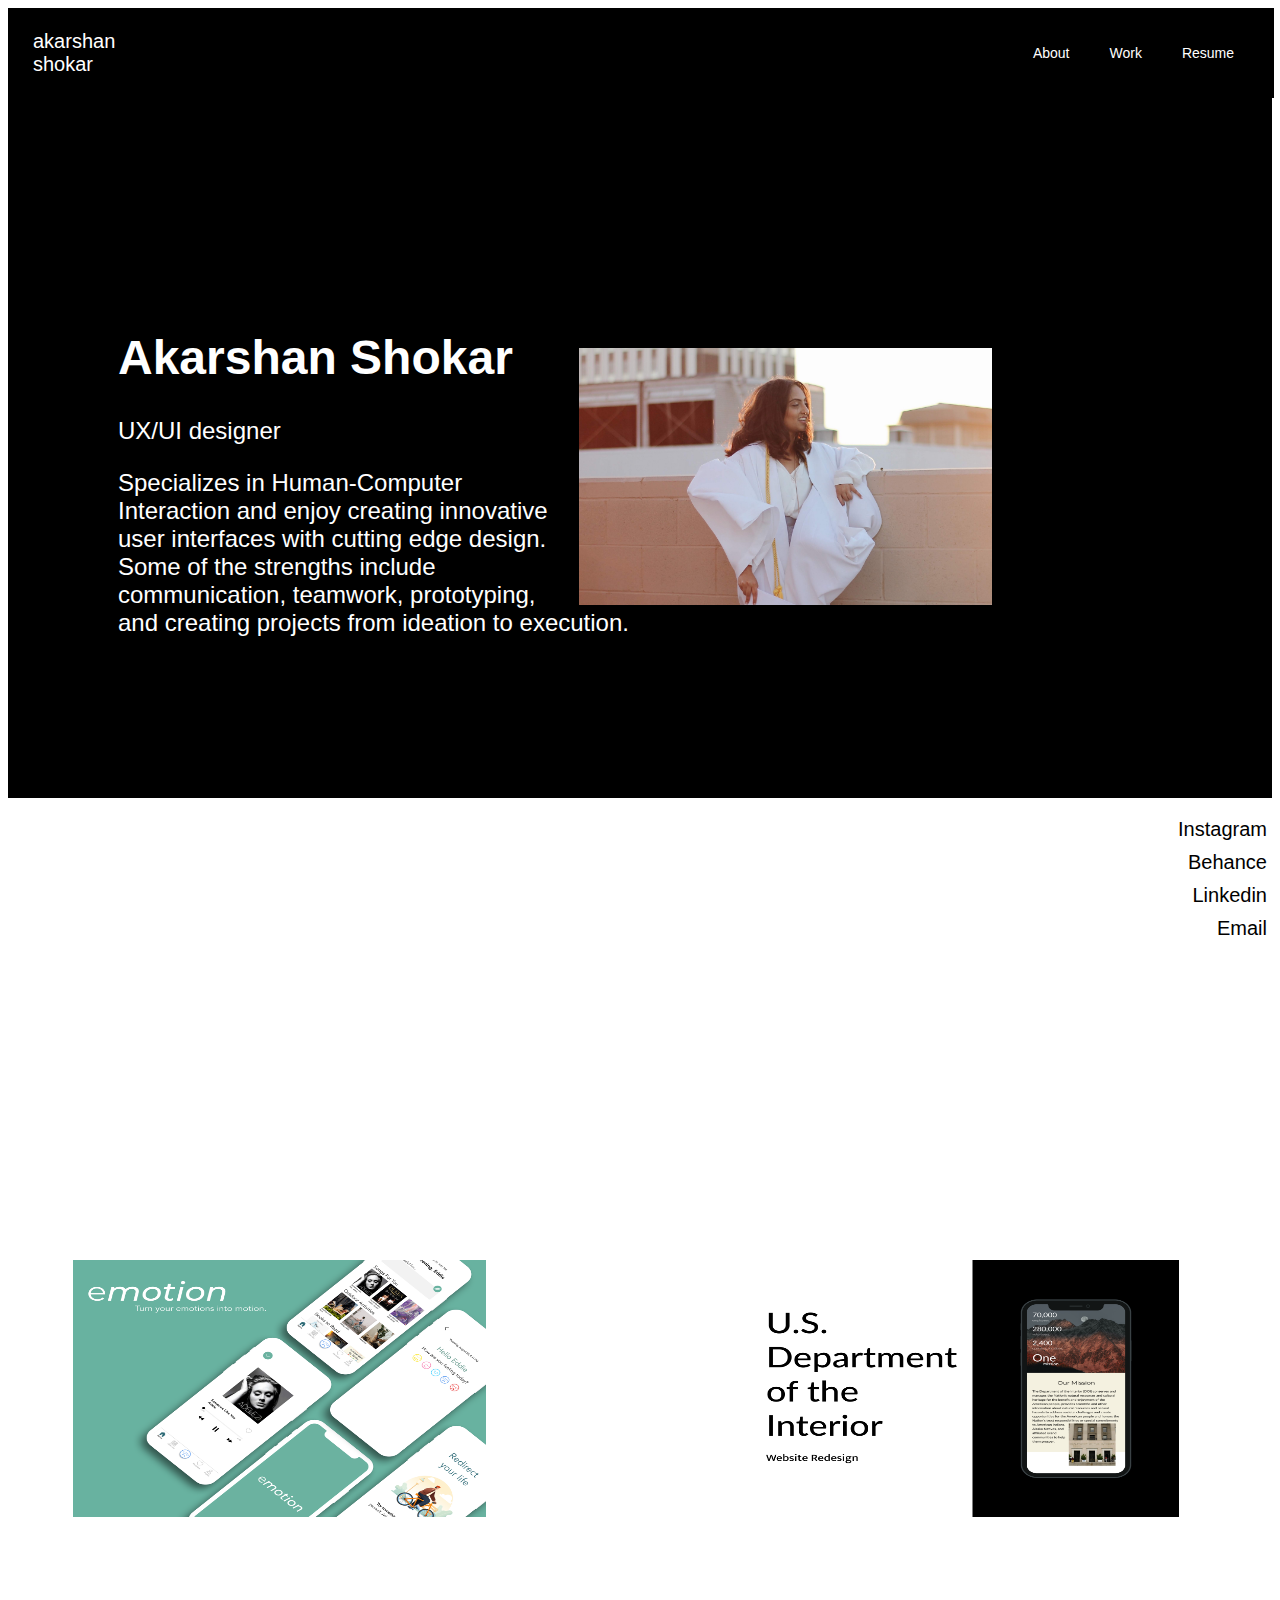
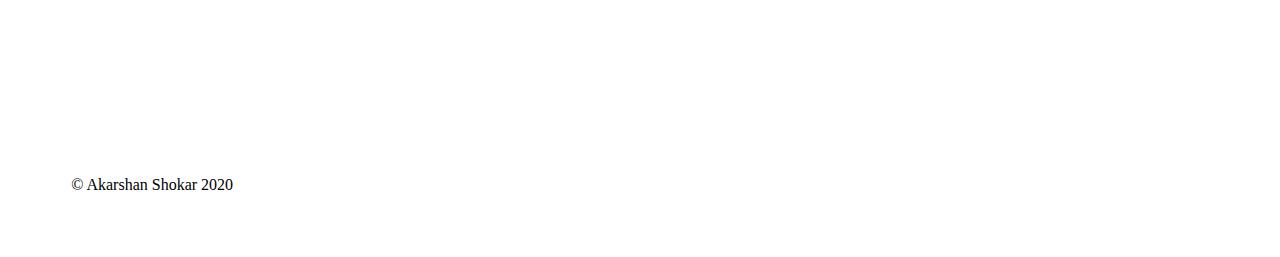
<file: index.html>
<!DOCTYPE html>
<html>
    <head>
        <title>Akarshan Shokar</title>
        <link href="css/style.css" rel="stylesheet" type="text/css">
    </head>
    <body>

        <!-- Nav -->
       <div class="nav">
           <div class="left"> 
               <a href="#">akarshan shokar</a>
            </div>
           <div class="right">
                <a href="#">About</a>
                <a href="#">Work</a>
                <a href="#">Resume</a>
           </div>
       </div>
  
        
        <!--MAIN CONTENT-->
        <section class="main">
            <div class= "hero">
                <img class="textwrap" src= "images/F8F740CB-D5F7-4698-9892-8249E106FDC0-7D0E8F2E-7D6F-4410-94D7-98B7CE7CA2A6.JPG">
                <div class="text">
                    <h1>Akarshan Shokar</h1>
                    <p>UX/UI designer </p>
                    <p>Specializes in Human-Computer Interaction and enjoy creating innovative user interfaces with cutting edge design. Some of the strengths include communication, teamwork, prototyping, and creating projects from ideation to execution.</p>
                </div>    
            </div>
            <!--bottom section-->
            <div class="bottom">
                <div class ="links"> 
                    <a href="#">Instagram</a>
                    <a href="#">Behance</a>
                    <a href="#">Linkedin</a>
                    <a href="#">Email</a>
                </div>
                <div class ="projects">
                    <a href="#"><img src="images/Frame 24.png" ></a>  
                    <a href="#"><img src="images/Frame 9.png" ></a>   
                </div>                         
            </div>
        </section>


        <!--FOOTER-->
        <footer>
            <p>© Akarshan Shokar 2020</p>
        </footer>
    </body>
</html>
</file>
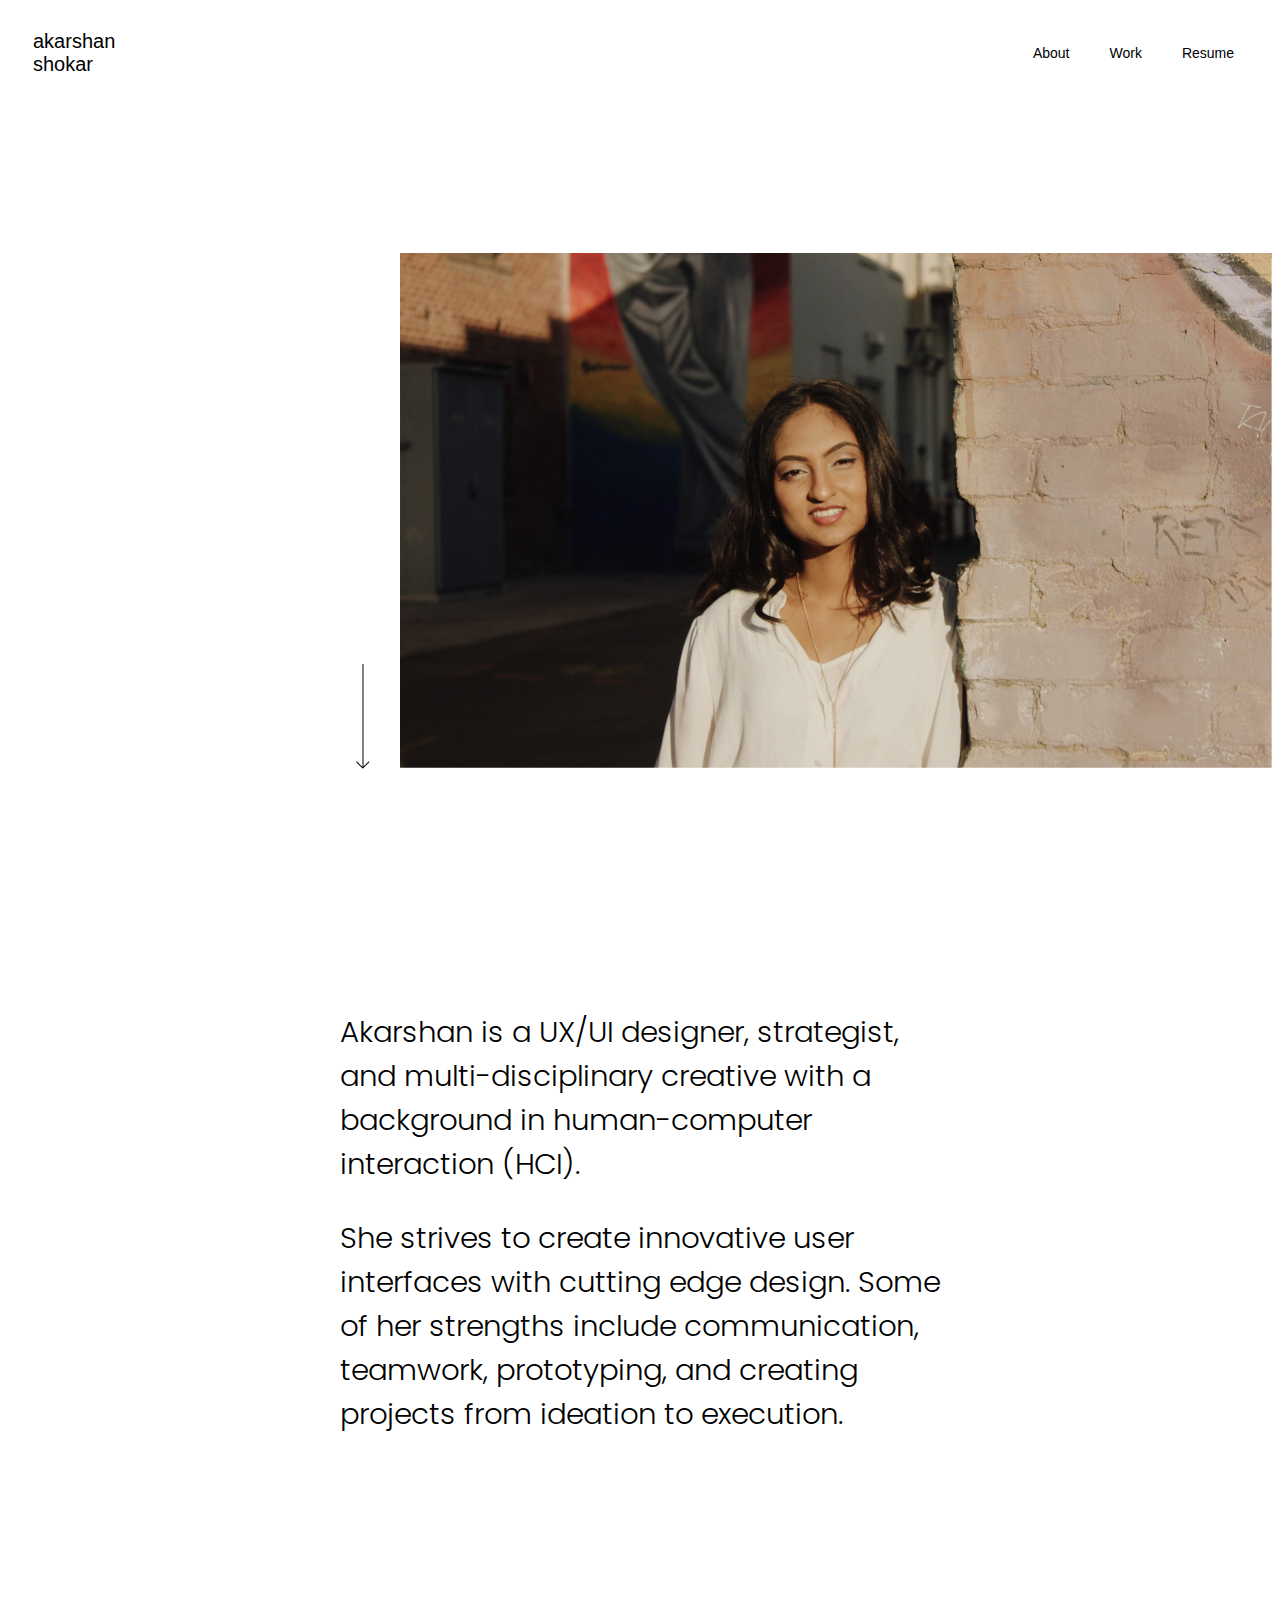
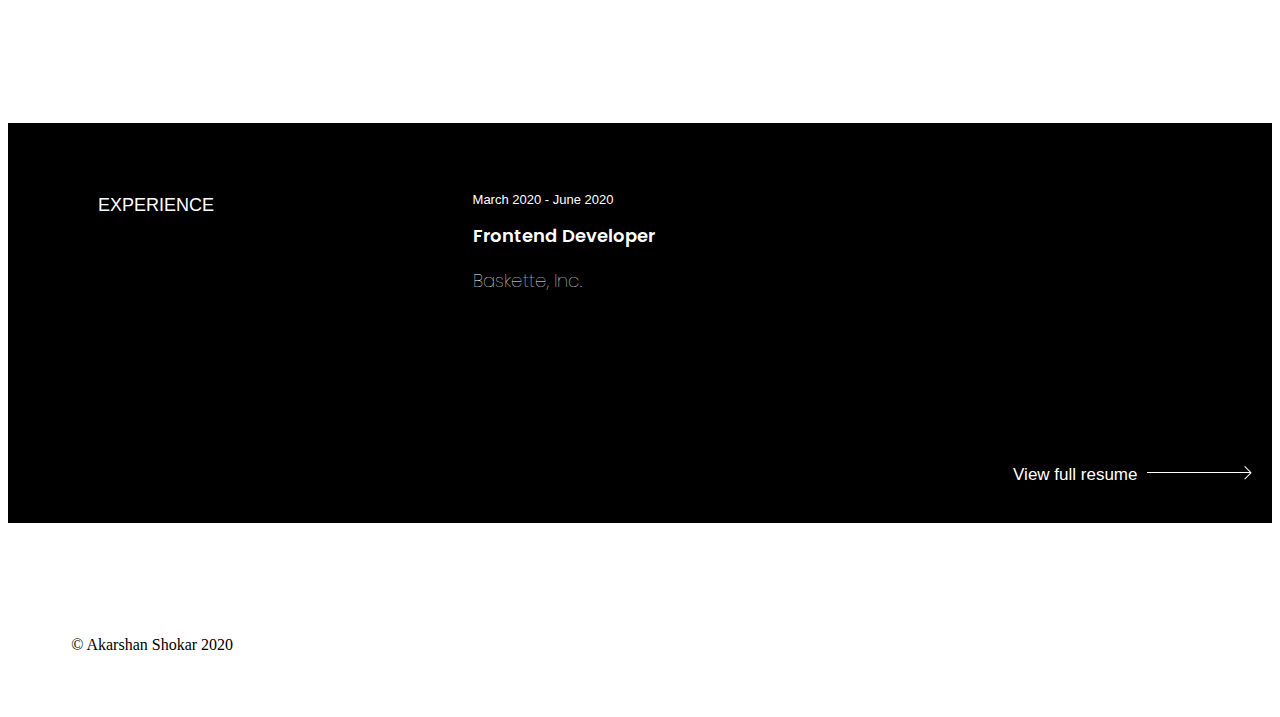
<file: about.html>
<!DOCTYPE html>
<html>
    <head>  
        <title>Akarshan Shokar</title>
        <link href="https://fonts.googleapis.com/css?family=Poppins:100,200,300,400,500,600,700,800,900&display=swap" rel="stylesheet">
        <link href="css/about.css" rel="stylesheet" type="text/css">
    </head>
        <body>

            <!-- Nav -->
            <div class="nav">
                <div class="left"> 
                    <a href="#">akarshan shokar</a>
                </div>
                <div class="right">
                    <a href="#">About</a>
                    <a href="#">Work</a>
                    <a href="#">Resume</a>
                </div>
            </div>


            <!--MAIN CONTENT-->
            <section class = "about">

                <!--top section-->
                <div class= "top">
                    <div class="rightTop"></div>
                        <div class ="arrow">
                            <img src="images/black arrow down.png">
                        </div>
                        <div class ="pic">
                            <img class = "img" src="images/about_pic.png">
                        </div>
                    </div>
                </div>

                <!--middle section-->
                <div class ="middle">
                    <div class="text">
                        <div class ="abouttext">
                            <p>Akarshan is a UX/UI designer, strategist, and multi-disciplinary creative with a background in human-computer interaction (HCI).</p>
                            <p>She strives to create innovative user interfaces with cutting edge design.  Some of her strengths include communication, teamwork, prototyping, and creating projects from ideation to execution. </p>
                        </div>
                    </div>
                </div>

            
                <!--bottom section-->
                <div class ="bottom">
                    <div class ="experience">
                        <div class="title">
                            <h1 id="experience">EXPERIENCE</h1>
                        </div>
                        <div class ="work">
                            <h1 id="date">March 2020 - June 2020</h1>
                            <h2 id="jobtitle">Frontend Developer</h2>
                            <h3 id="company">Baskette, Inc.</h3>
                        </div>
                        <div class ="viewResume">
                            <p id="viewFullResume">View full resume</p>
                            <div class="rightArrow">
                                <img src="images/white arrow right.png">
                            </div>
                        </div>
                    </div>
                </div>
            </section>

            <!--FOOTER-->
            <footer>
                <p>© Akarshan Shokar 2020</p>
            </footer>
        </body>
</html>
</file>
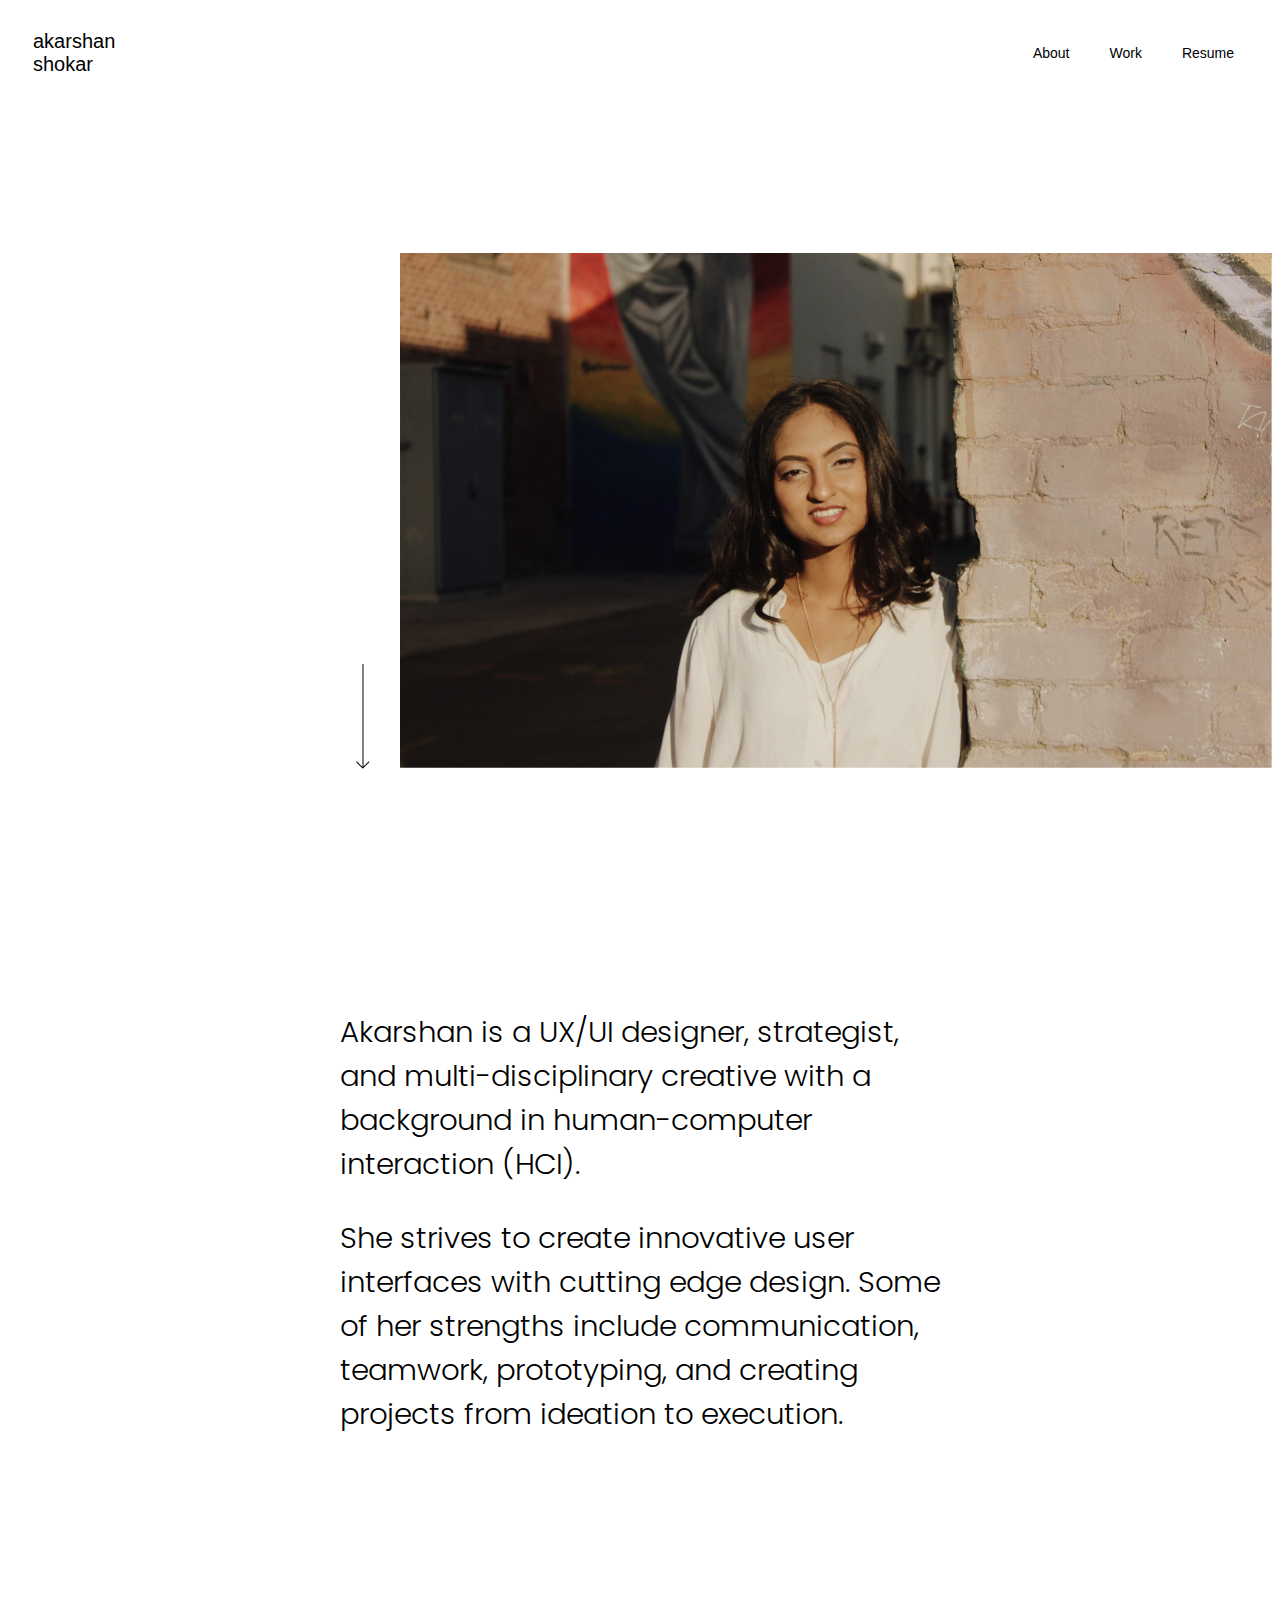
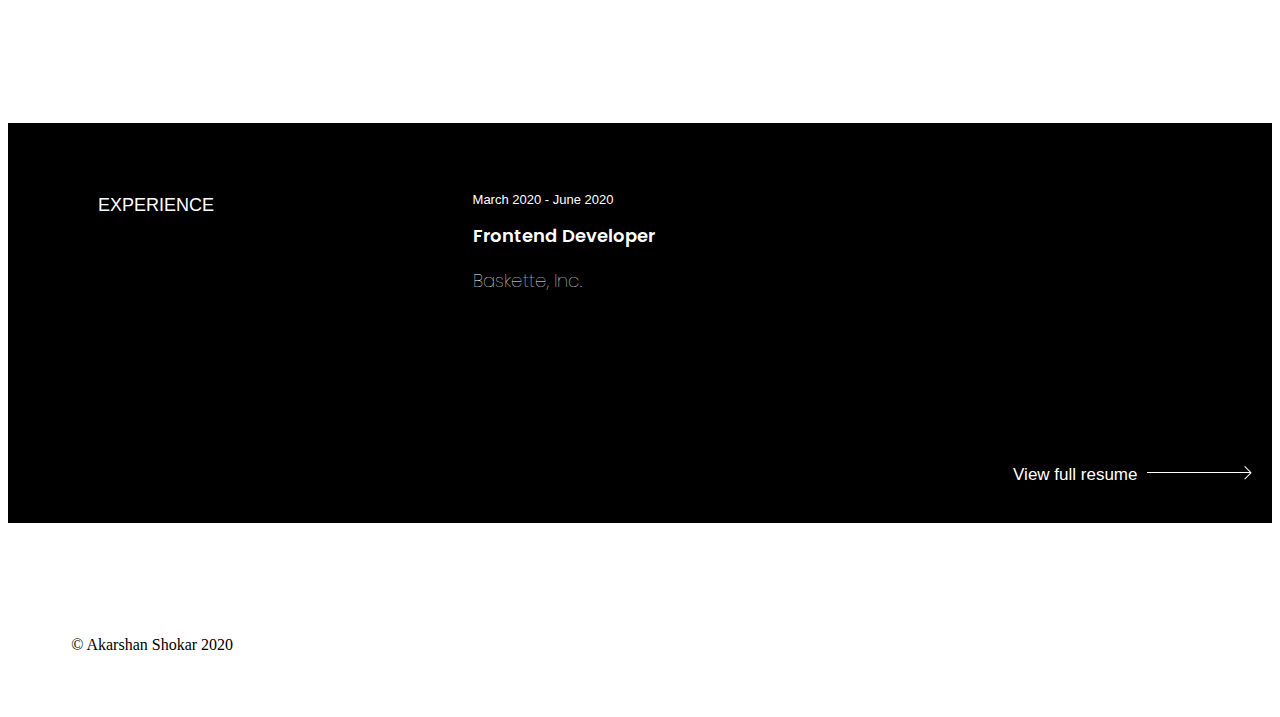
<file: sabout.html>
<!DOCTYPE html>
<html>
    <head>  
        <title>Akarshan Shokar</title>
        <link href="https://fonts.googleapis.com/css?family=Poppins:100,200,300,400,500,600,700,800,900&display=swap" rel="stylesheet">
        <link href="css/about.css" rel="stylesheet" type="text/css">
    </head>
        <body>

            <!-- Nav -->
            <div class="nav">
                <div class="left"> 
                    <a href="#">akarshan shokar</a>
                </div>
                <div class="right">
                    <a href="#">About</a>
                    <a href="#">Work</a>
                    <a href="#">Resume</a>
                </div>
            </div>


            <!--MAIN CONTENT-->
            <section class = "about">

                <!--top section-->
                <div class= "top">
                    <div class="rightTop"></div>
                        <div class ="arrow">
                            <img src="images/black arrow down.png">
                        </div>
                        <div class ="pic">
                            <img class = "img" src="images/about_pic.png">
                        </div>
                    </div>
                </div>

                <!--middle section-->
                <div class ="middle">
                    <div class="text">
                        <div class ="abouttext">
                            <p>Akarshan is a UX/UI designer, strategist, and multi-disciplinary creative with a background in human-computer interaction (HCI).</p>
                            <p>She strives to create innovative user interfaces with cutting edge design.  Some of her strengths include communication, teamwork, prototyping, and creating projects from ideation to execution. </p>
                        </div>
                    </div>
                </div>

            
                <!--bottom section-->
                <div class ="bottom">
                    <div class ="experience">
                        <div class="title">
                            <h1 id="experience">EXPERIENCE</h1>
                        </div>
                        <div class ="work">
                            <h1 id="date">March 2020 - June 2020</h1>
                            <h2 id="jobtitle">Frontend Developer</h2>
                            <h3 id="company">Baskette, Inc.</h3>
                        </div>
                        <div class ="viewResume">
                            <p id="viewFullResume">View full resume</p>
                            <div class="rightArrow">
                                <img src="images/white arrow right.png">
                            </div>
                        </div>
                    </div>
                </div>
            </section>

            <!--FOOTER-->
            <footer>
                <p>© Akarshan Shokar 2020</p>
            </footer>
        </body>
</html>
</file>
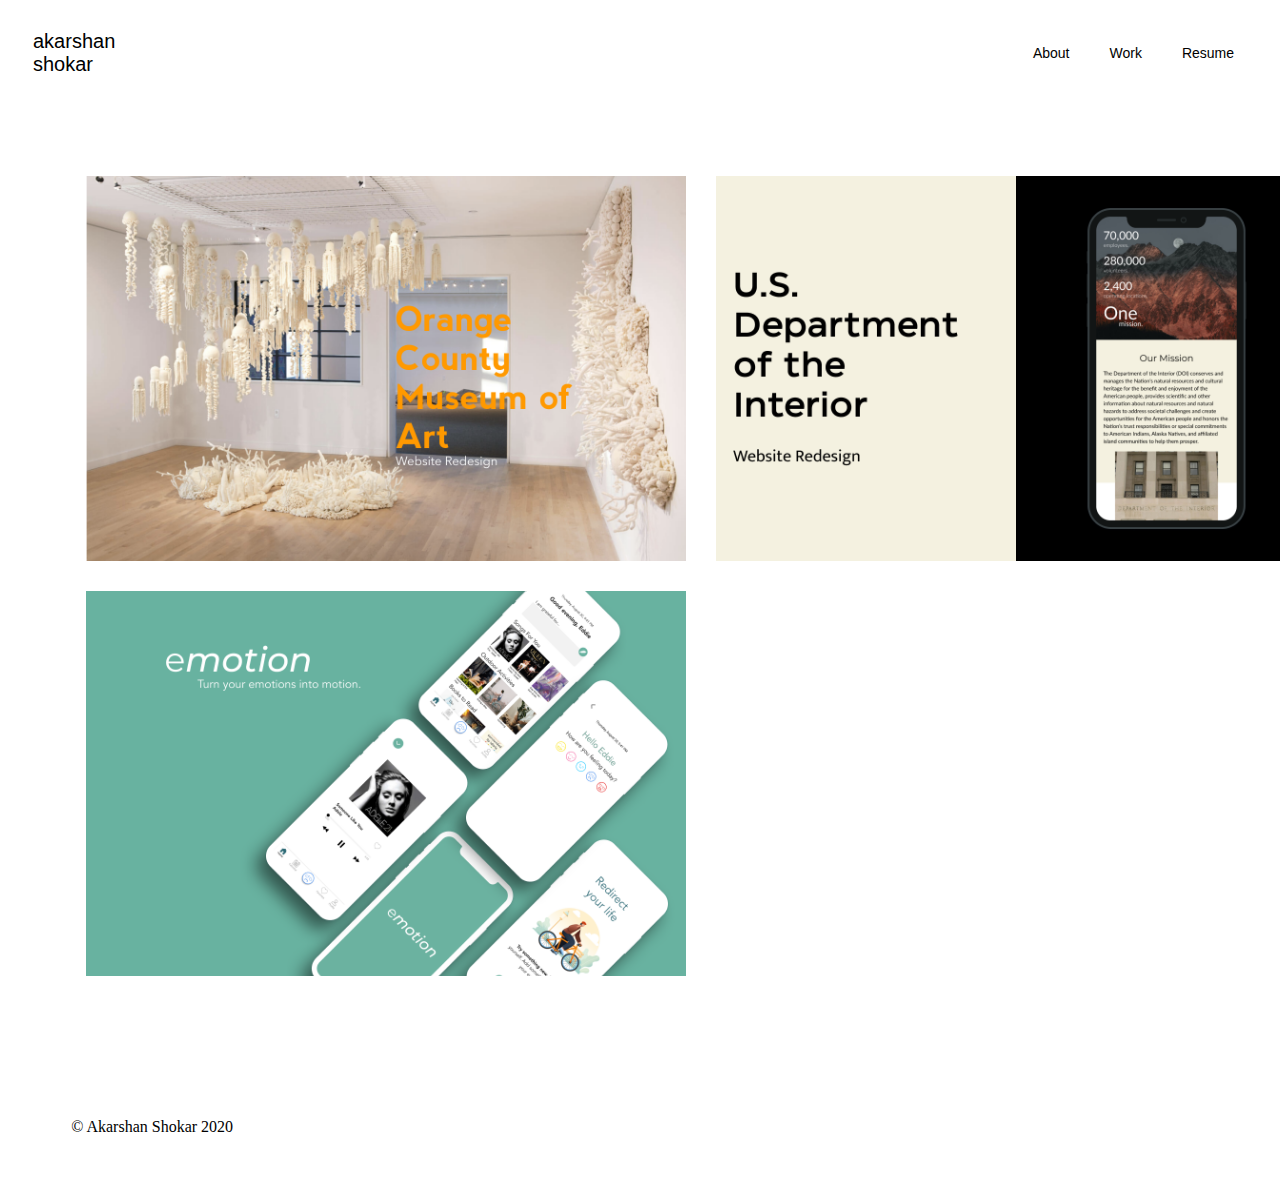
<file: work.html>
<!DOCTYPE html>
<html>
    <head>
        <title>Akarshan Shokar</title>
        <link href="css/work.css" rel="stylesheet" type="text/css">
    </head>
    <body>
        <!-- Nav -->
        <div class="nav">
            <div class="left"> 
                <a href="#">akarshan shokar</a>
            </div>
            <div class="right">
                <a href="#">About</a>
                <a href="#">Work</a>
                <a href="#">Resume</a>
            </div>
        </div>

        <!-- Main content -->
        <!-- My Work Section Constructed using CSS Grid -->
        <section id=workGrid>
                <div id="OCMA" class="workGridArea"></div>
                <div id="DOI" class="workGridArea"></div>
                <div id="emotion" class="workGridArea"></div>
        </section>


        <!--FOOTER-->
        <footer>
            <p>© Akarshan Shokar 2020</p>
        </footer>
    </body>
</html>
</file>
<file: css/style.css>
/* NAV */
.nav{
    display: flex;
    background-color: black;
    padding: 20px;
    width: 97%;
    margin: 0 auto;
}

.left{
    height: 50px;
    display: flex;
    justify-content: left;
    align-items: center;
}

.right {
    height: 50px;
    display: flex;
    justify-content: right;
    align-items: center;
    padding-left: 70%;
  }

  .left a{
      color: white;
      padding: 5px;
      font-size: 20px;
      text-decoration: none;
      font-family: 'nevis', sans-serif;
      font-weight: 100;
  }

  .right a {
      color: white;
      padding: 20px;
      font-size: 14px;
      text-decoration: none;
      font-family: -apple-system, BlinkMacSystemFont, 'Segoe UI', Roboto, Oxygen, Ubuntu, Cantarell, 'Open Sans', 'Helvetica Neue', sans-serif;
  }


/*MAIN CONTENT*/

/*Top*/
.hero{
    background-color: black;
    height: 700px;
}
.text h1{
    color: white;
    font-size: 48px;
    font-family: 'nunito', sans-serif;
    padding-left: 100px;
    padding-top: 190px;
}

.text p{
    color: white;
    font-size: 24px;
    padding-left: 100px;
    font-family: 'poppins' , sans-serif;
}

img{
    height: 257px;
    width: 413px;
    padding-top: 250px;
    padding-right: 280px;

}

.textwrap{
    float: right;
    margin: 0 auto;

}
.text{
    padding: 10px;
}

/*bottom*/
.links a{
    color: black;
    padding: 5px;
    font-size: 20px;
    display: flex;
    float: right;
    /*justify-content: right;*/
    text-decoration: none;
    align-items: center;
    font-family: 'nunito', sans-serif;
    font-weight: 100;
    margin-left: 70%;
}

/*Projects*/
.projects{
    display: flex;
    flex-direction: row;
    height: 800px;
    padding: 50px;
    margin:15px;
}
.projects a{
    display: flex;
    align-items: center;
    justify-content: center;
}



/*FOOTER*/
footer{
    background-color:white;
    margin: 5%;
}
</file>
<file: css/about.css>
/* NAV */
.nav{
    display: flex;
    background-color: white;
    padding: 20px;
    width: 97%;
    margin: 0 auto;
}

.left{
    height: 50px;
    display: flex;
    justify-content: left;
    align-items: center;
}

.right {
    height: 50px;
    display: flex;
    justify-content: right;
    align-items: center;
    padding-left: 70%;
  }

  .left a{
      color:black;
      padding: 5px;
      font-size: 20px;
      text-decoration: none;
      font-family: 'nevis', sans-serif;
      font-weight: 100;
  }

  .right a {
      color: black;
      padding: 20px;
      font-size: 14px;
      text-decoration: none;
      font-family: -apple-system, BlinkMacSystemFont, 'Segoe UI', Roboto, Oxygen, Ubuntu, Cantarell, 'Open Sans', 'Helvetica Neue', sans-serif;
  }

/*MAIN*/
  
/*top*/
.top{ 
    display: flex;
    background-color: white;
    align-items: flex-end;
    flex-direction: row;
    justify-content: flex-start;
    height: 675px;
    width: 100%;
}
.rightTop{
    display: flex;
    flex-direction: row;
    align-items: flex-end;
    justify-content: flex-end;
    height: 520px;
    width: 900px;
}
.arrow img{
   padding-right: 30px;
   width: 13.52px;
   height: 104.52px;
  }

.pic{
    height: 520px;
    width: 872px;
    display: flex;
    align-items: flex-end;
    justify-content: flex-end;
}
.img{
    height: auto;
    width: 872px;
}

/*middle*/
.middle{
    height: 900px;
    width: 100%;
    display: flex;
    align-items: center;
    justify-content: center;
}

.text{
    height: 550px;
    width: 600px;
    display: flex;
    align-items: center;
    justify-content: center;
}

.abouttext {
    font-size: 22pt;
    font-family: 'poppins', sans-serif;
    font-weight: 300;
}

/*bottom*/
.bottom{
    height: 500px;
    width: 100%;
    display: flex;
    align-items: center;
    justify-content: center;
}
.experience{
    height: 400px;
    width: 100%;
    background-color: black;
    display: flex;
    align-items: flex-start;
    justify-content: space-between;
}

.title{
    display: flex;
    align-items: center;
    justify-content: center;
    padding-left: 90px;
    padding-top: 60px;
}

.title h1{
    color: white;
    font-size: 18px;
    font-family: 'Helvetica Neue' , sans-serif;
    font-weight: 300;
}
.work{
    padding-top: 60px;
    padding-right: 100px;
}
.work h1{
    color: white;
    font-size: 13px;
    font-family: 'Helvetica Neue' , sans-serif;
    font-weight: 300;
}
.work h2{
    color: white;
    font-size: 18px;
    font-family: 'Poppins' , sans-serif;
    font-weight: 600;
}
.work h3{
    color: white;
    font-size: 18px;
    font-family: 'Poppins' , sans-serif;
    font-weight: 100;
}
.viewResume{
    display: flex;
    flex-direction: row;
    padding-top: 325px;
    align-items: center;
    justify-content: center;
}
.viewResume p{
    color: white;
    font-size: 17px;
    font-family: 'Helvetica Neue' , sans-serif;
    font-weight: 300;
}
.rightArrow img{
    padding-left: 10px;
    padding-right: 20px;
    cursor: pointer;
    height: 13.52px;
    width: 104.52px;
}

/*FOOTER*/
footer{
    background-color:white;
    margin: 5%;
}
</file>
<file: css/work.css>
/* NAV */
.nav{
    display: flex;
    background-color: white;
    padding: 20px;
    width: 97%;
    margin: 0 auto;
}

.left{
    height: 50px;
    display: flex;
    justify-content: left;
    align-items: center;
}

.right {
    height: 50px;
    display: flex;
    justify-content: right;
    align-items: center;
    padding-left: 70%;
}

.left a{
    color:black;
    padding: 5px;
    font-size: 20px;
    text-decoration: none;
    font-family: 'nevis', sans-serif;
    font-weight: 100;
}

.right a {
    color: black;
    padding: 20px;
    font-size: 14px;
    text-decoration: none;
    font-family: -apple-system, BlinkMacSystemFont, 'Segoe UI', Roboto, Oxygen, Ubuntu, Cantarell, 'Open Sans', 'Helvetica Neue', sans-serif;
}

/*MAIN*/
  #workGrid{
    margin: 0px 5%;
    padding-top: 5%;
    padding-bottom: 5%;
    display: grid;
    grid-template-rows:  415px 415px; 
    grid-template-columns: 630px 630px; 
    grid-template-areas: 
    "OCMA DOI"
    "emotion none"
    ;
  }

  #OCMA{
      grid-area: OCMA;
      background-image: url("../images/OCMA@2x.png");
  }

  #DOI{
      grid-area: DOI;
      background-image: url("../images/DOI@2x.png");
  }

  #emotion{
      grid-area: emotion;
      background-image: url("../images/emotion@2x.png");
  }

  .workGridArea{
        background-position: center;
        background-size: cover;
        background-repeat: no-repeat;
        margin: 15px;
        cursor: pointer;
        display: grid;
        align-content: end;
  }

  /*FOOTER*/
    footer{
        background-color:white;
        margin: 5%;
    }

/*MOBILE MEDIA QUERY*/
@media only screen and (max-width: 600px) {
    #workGrid{
        grid-template-rows: 300px 300px 300px;
        grid-template-columns: 1fr;
        grid-template-areas: 
        "OCMA"
        "DOI"
        "emotion"
        ;
    }
}
</file>
